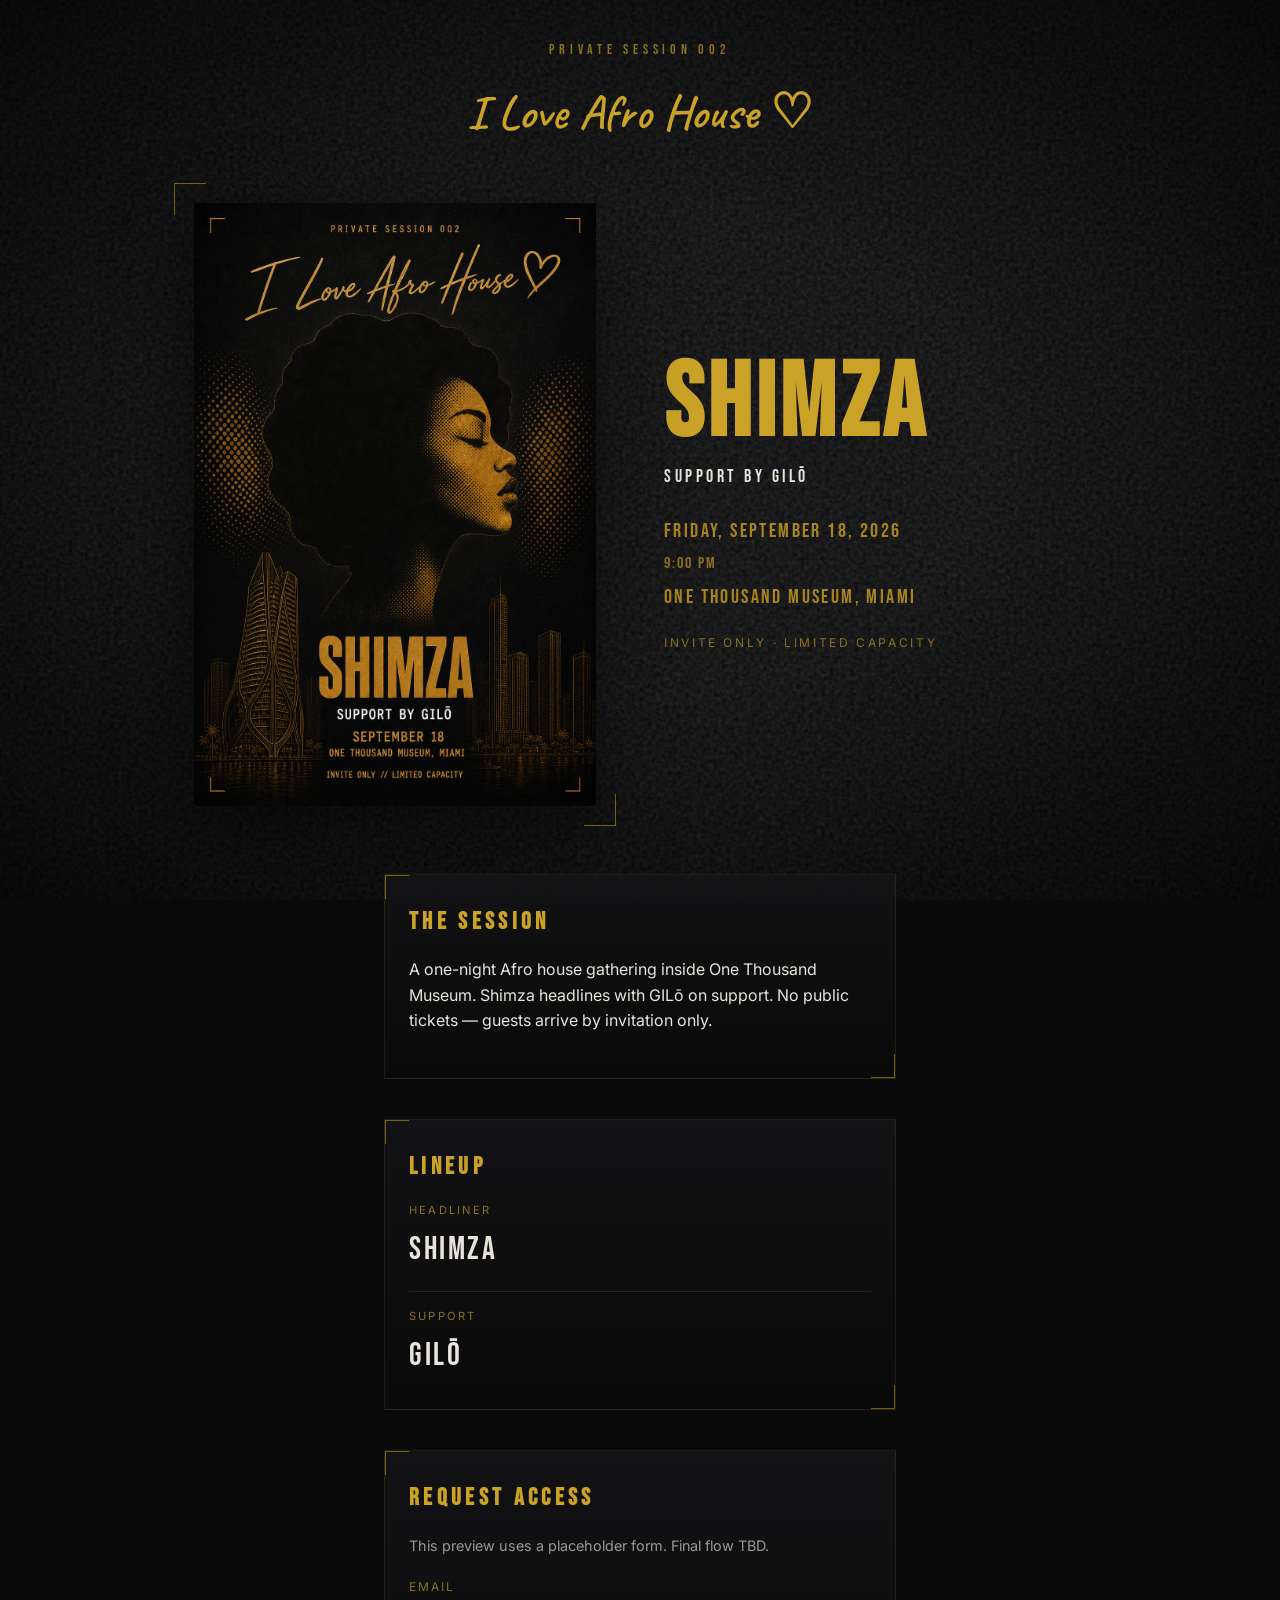
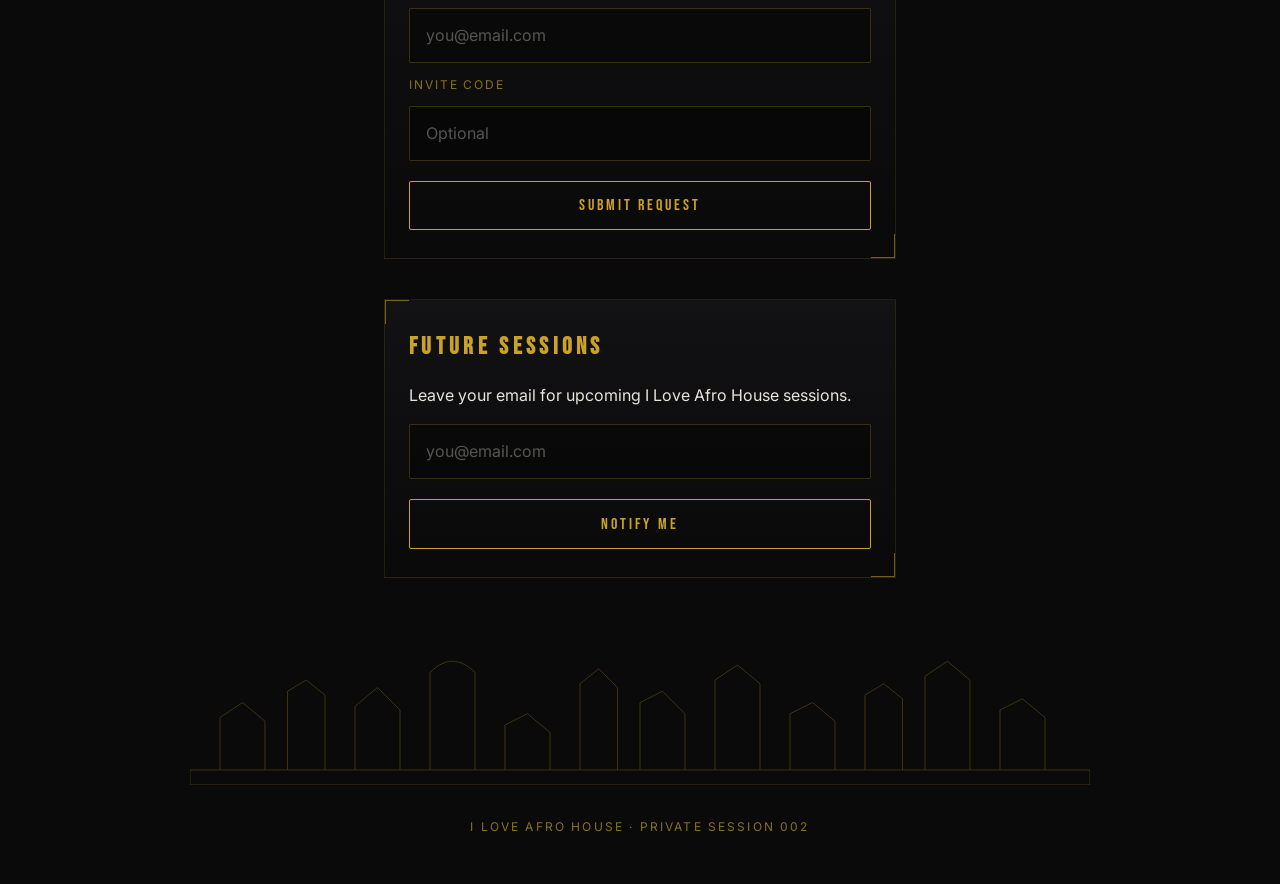
<file: site/index.html>
<!DOCTYPE html>
<html lang="en">
  <head>
    <meta charset="UTF-8" />
    <meta name="viewport" content="width=device-width, initial-scale=1.0" />
    <title>I Love Afro House — Private Session 002</title>
    <meta
      name="description"
      content="Invite-only Afro house session with Shimza at One Thousand Museum, Miami Beach. Friday, September 18, 2026."
    />
    <link rel="preconnect" href="https://fonts.googleapis.com" />
    <link rel="preconnect" href="https://fonts.gstatic.com" crossorigin />
    <link
      href="https://fonts.googleapis.com/css2?family=Bebas+Neue&family=Caveat:wght@500;600&family=Inter:wght@400;500&display=swap"
      rel="stylesheet"
    />
    <link rel="stylesheet" href="styles.css" />
  </head>
  <body>
    <div class="grain" aria-hidden="true"></div>
    <div class="vignette" aria-hidden="true"></div>

    <header class="site-header">
      <p class="session-label">Private Session 002</p>
      <p class="lockup">I Love Afro House <span aria-hidden="true">♡</span></p>
    </header>

    <main>
      <section class="hero" aria-labelledby="hero-heading">
        <div class="frame frame--hero">
          <img
            src="assets/flyer-dark-luxury.png"
            alt="Private Session 002 flyer featuring Shimza at One Thousand Museum, Miami"
            class="hero-flyer"
          />
        </div>

        <div class="hero-copy">
          <h1 id="hero-heading" class="headliner">Shimza</h1>
          <p class="support">Support by GIL&#333;</p>
          <div class="event-meta">
            <p class="date">Friday, September 18, 2026</p>
            <p class="time">9:00 pm</p>
            <p class="venue">One Thousand Museum, Miami</p>
          </div>
          <p class="access">Invite only · Limited capacity</p>
        </div>
      </section>

      <section class="details" aria-labelledby="details-heading">
        <div class="frame frame--section">
          <h2 id="details-heading">The session</h2>
          <p>
            A one-night Afro house gathering inside One Thousand Museum. Shimza
            headlines with GIL&#333; on support. No public tickets — guests
            arrive by invitation only.
          </p>
        </div>
      </section>

      <section class="lineup" aria-labelledby="lineup-heading">
        <div class="frame frame--section">
          <h2 id="lineup-heading">Lineup</h2>
          <ul class="lineup-list">
            <li>
              <span class="role">Headliner</span>
              <span class="artist">Shimza</span>
            </li>
            <li>
              <span class="role">Support</span>
              <span class="artist">GIL&#333;</span>
            </li>
          </ul>
        </div>
      </section>

      <section class="rsvp" aria-labelledby="rsvp-heading">
        <div class="frame frame--section">
          <h2 id="rsvp-heading">Request access</h2>
          <p class="rsvp-note">
            <!-- TODO: Confirm RSVP flow — invite code, form, or external guest list tool. -->
            This preview uses a placeholder form. Final flow TBD.
          </p>
          <form class="rsvp-form" action="#" method="post">
            <label for="email">Email</label>
            <input
              id="email"
              name="email"
              type="email"
              autocomplete="email"
              placeholder="you@email.com"
              required
            />
            <label for="invite-code">Invite code</label>
            <input
              id="invite-code"
              name="invite-code"
              type="text"
              placeholder="Optional"
              autocomplete="off"
            />
            <button type="submit">Submit request</button>
          </form>
        </div>
      </section>

      <section class="notify" aria-labelledby="notify-heading">
        <div class="frame frame--section">
          <h2 id="notify-heading">Future sessions</h2>
          <p>Leave your email for upcoming I Love Afro House sessions.</p>
          <form class="notify-form" action="#" method="post">
            <label class="sr-only" for="notify-email">Email for future sessions</label>
            <input
              id="notify-email"
              name="notify-email"
              type="email"
              placeholder="you@email.com"
              required
            />
            <button type="submit">Notify me</button>
          </form>
        </div>
      </section>
    </main>

    <footer class="site-footer">
      <svg
        class="skyline"
        viewBox="0 0 1200 180"
        preserveAspectRatio="xMidYMax meet"
        aria-hidden="true"
      >
        <path
          d="M0 160 H1200 V180 H0 Z M40 160 V90 L70 70 L100 95 V160 M130 160 V55 L155 40 L180 60 V160 M220 160 V75 L250 50 L280 80 V160 M320 160 V30 C340 10 360 10 380 30 V160 M420 160 V100 L450 85 L480 110 V160 M520 160 V45 L545 25 L570 50 V160 M600 160 V70 L630 55 L660 85 V160 M700 160 V40 L730 20 L760 45 V160 M800 160 V85 L830 70 L860 95 V160 M900 160 V60 L925 45 L950 65 V160 M980 160 V35 L1010 15 L1040 40 V160 M1080 160 V80 L1110 65 L1140 90 V160"
          fill="none"
          stroke="currentColor"
          stroke-width="1.2"
        />
      </svg>
      <p>I Love Afro House · Private Session 002</p>
    </footer>
  </body>
</html>
</file>
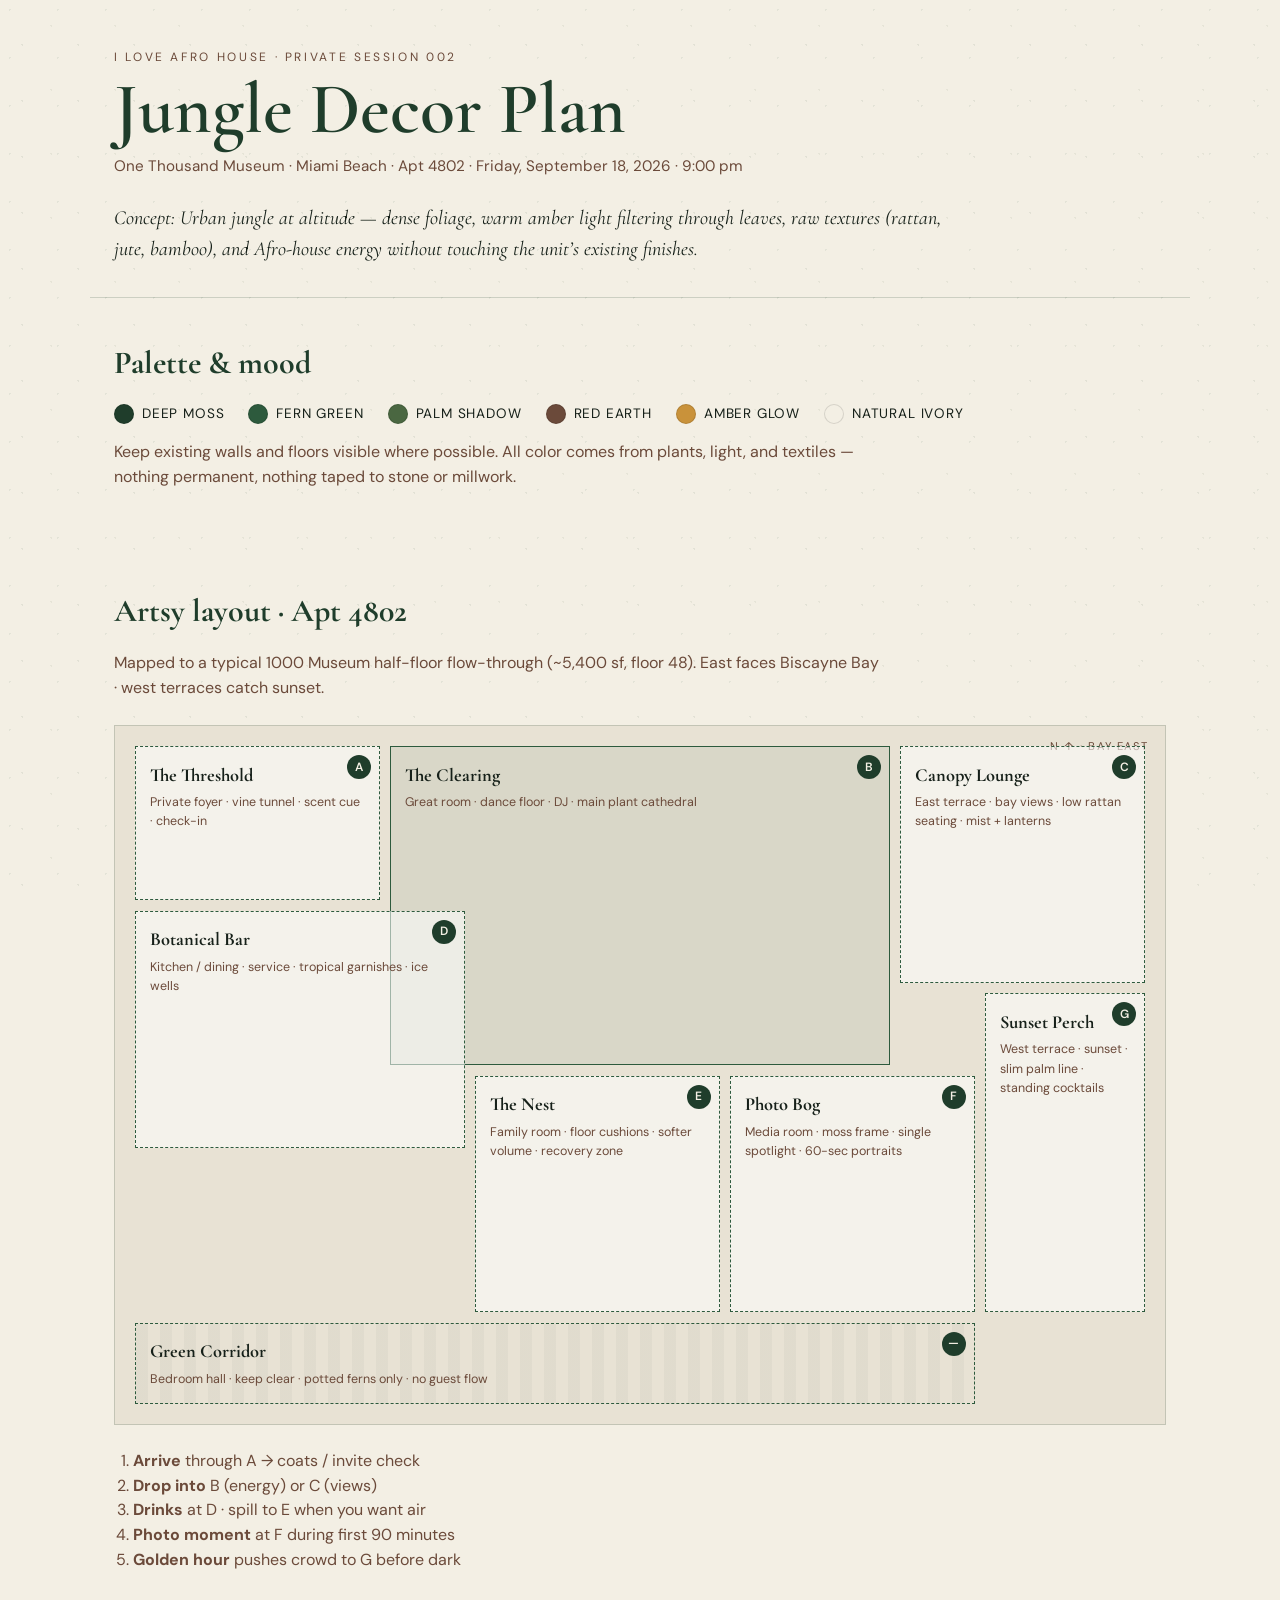
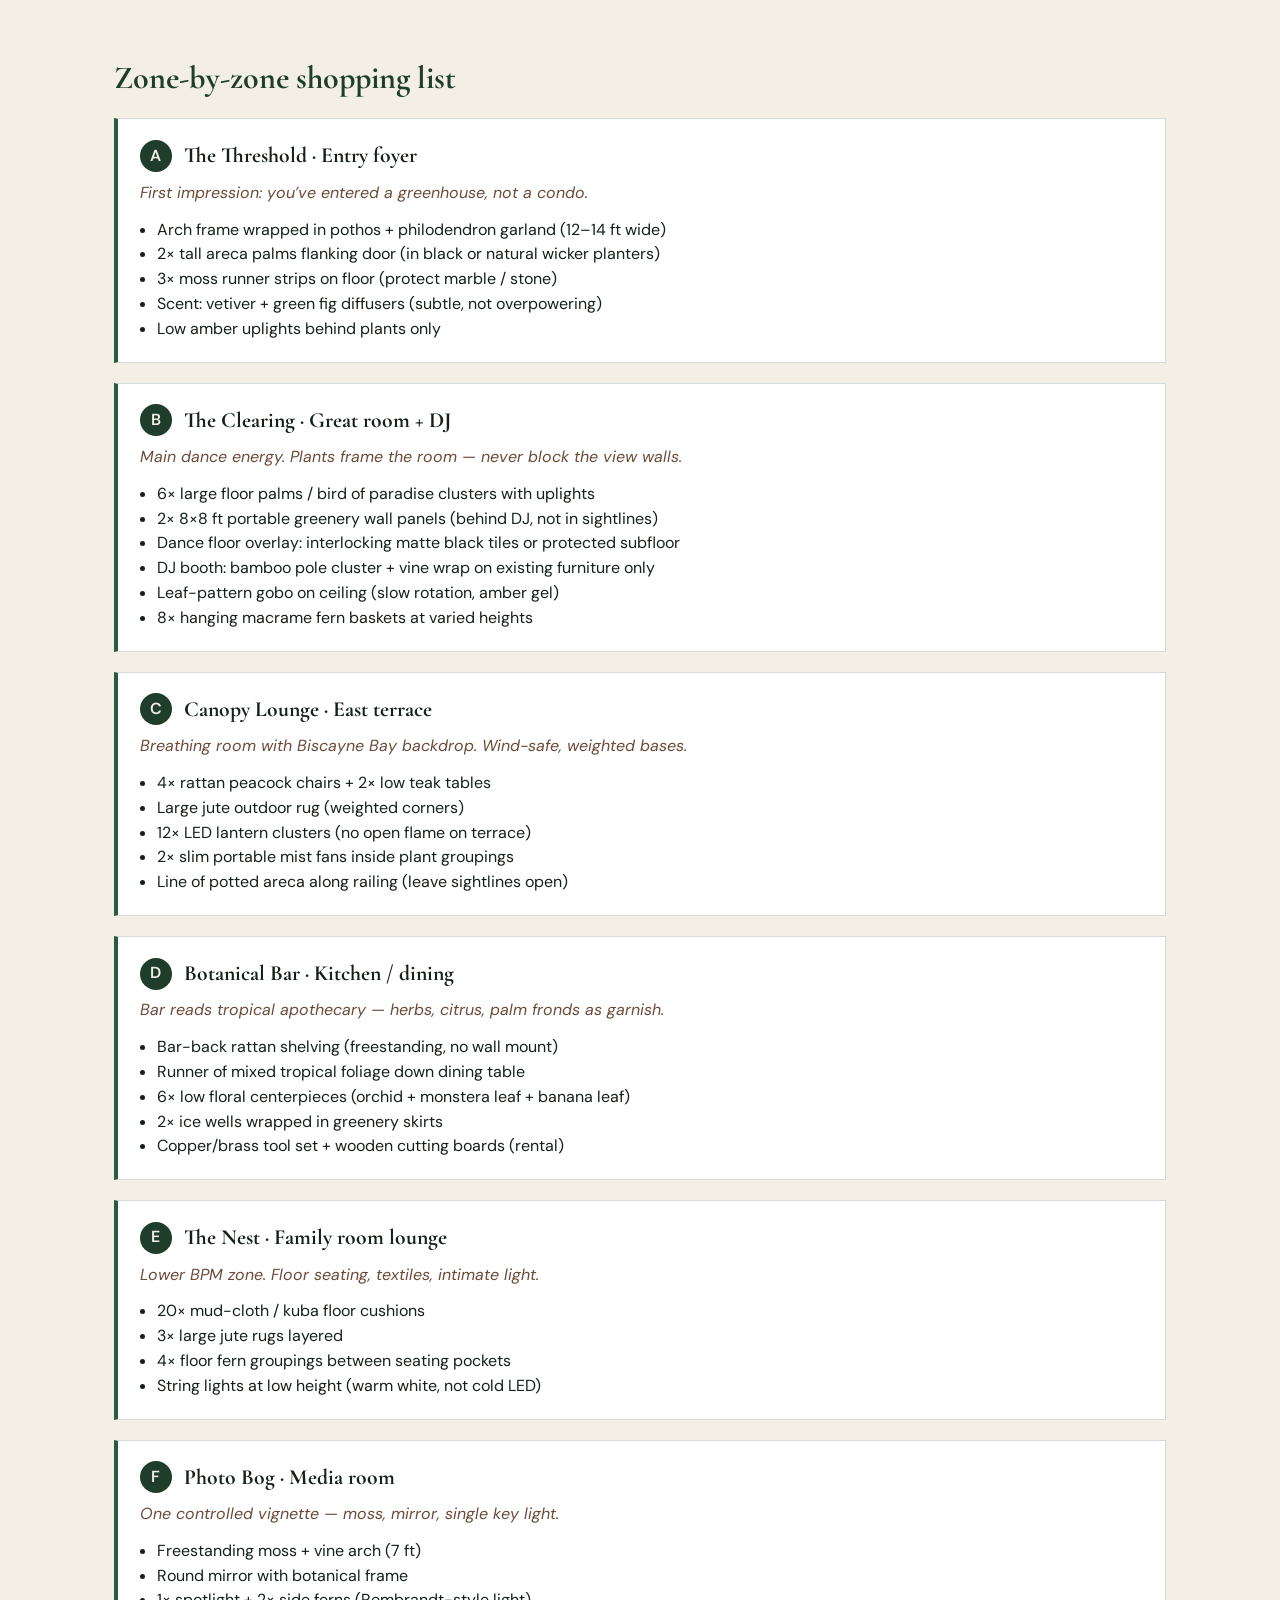
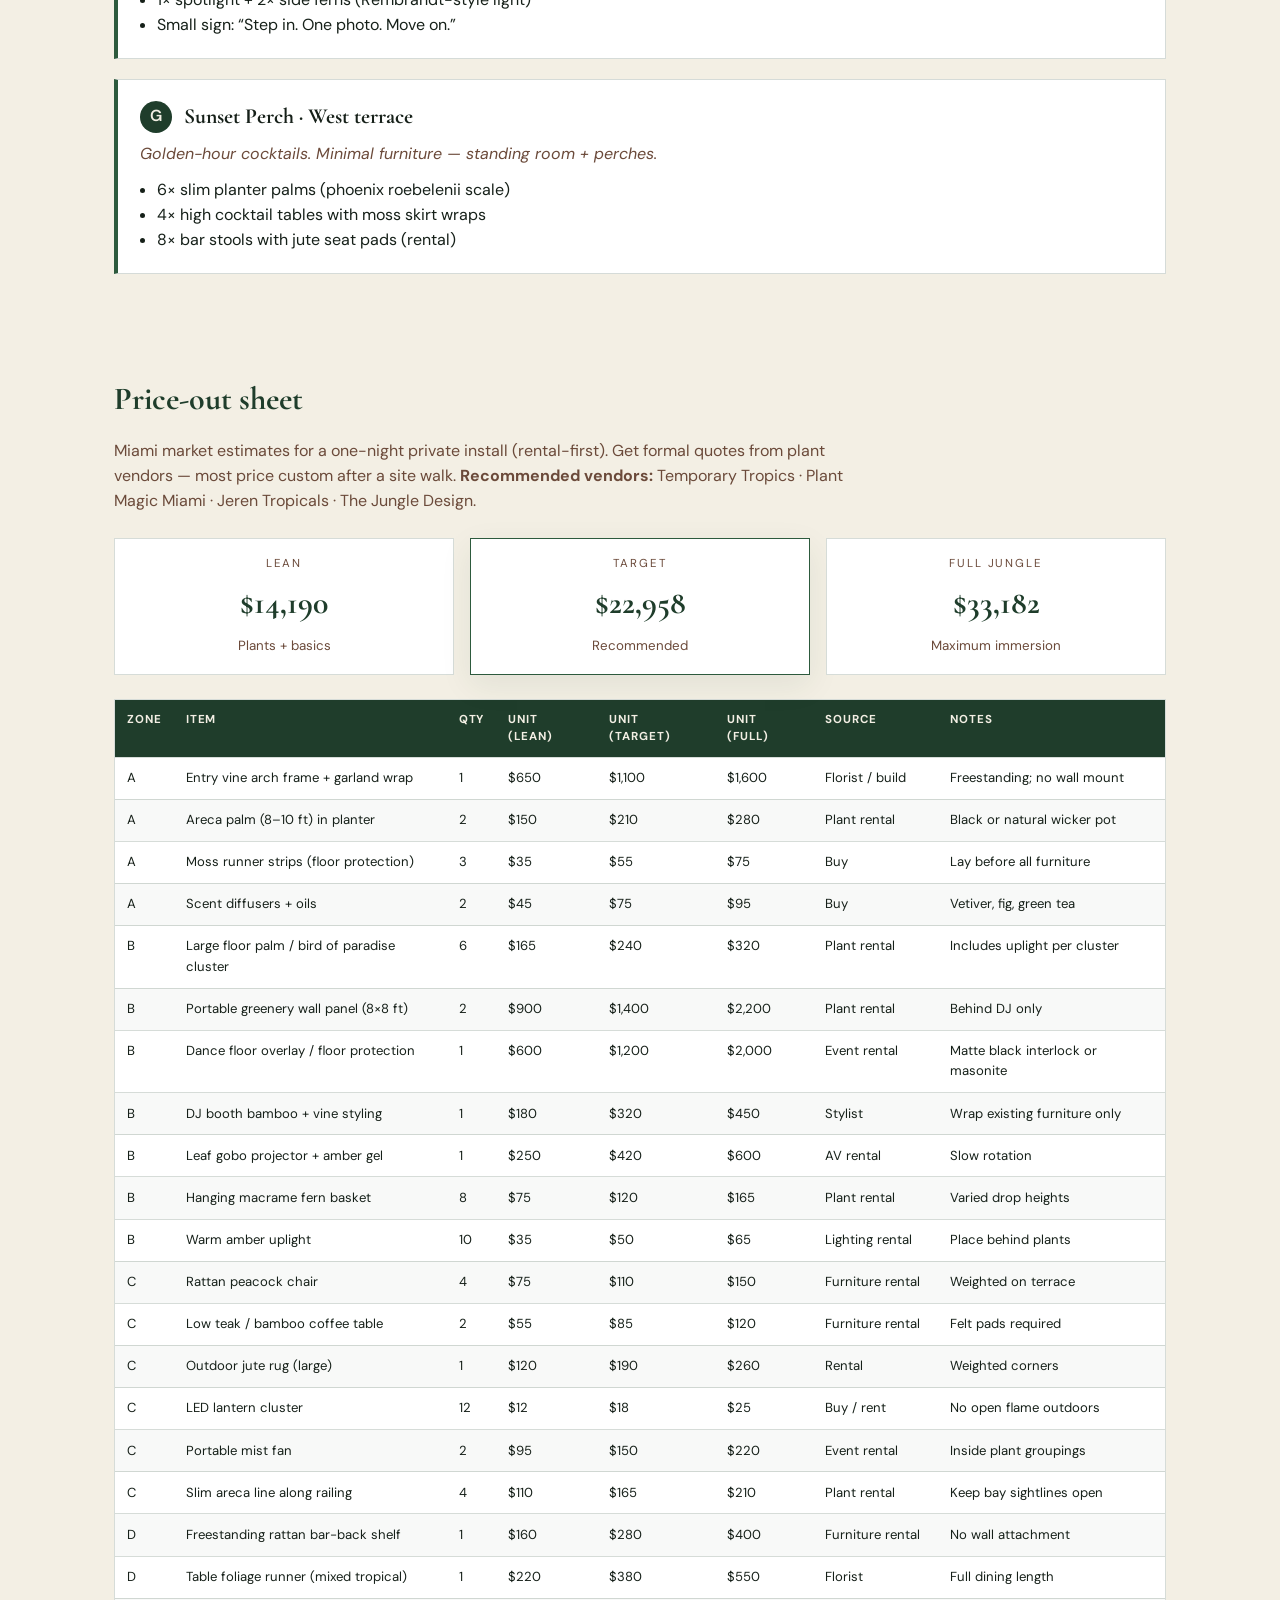
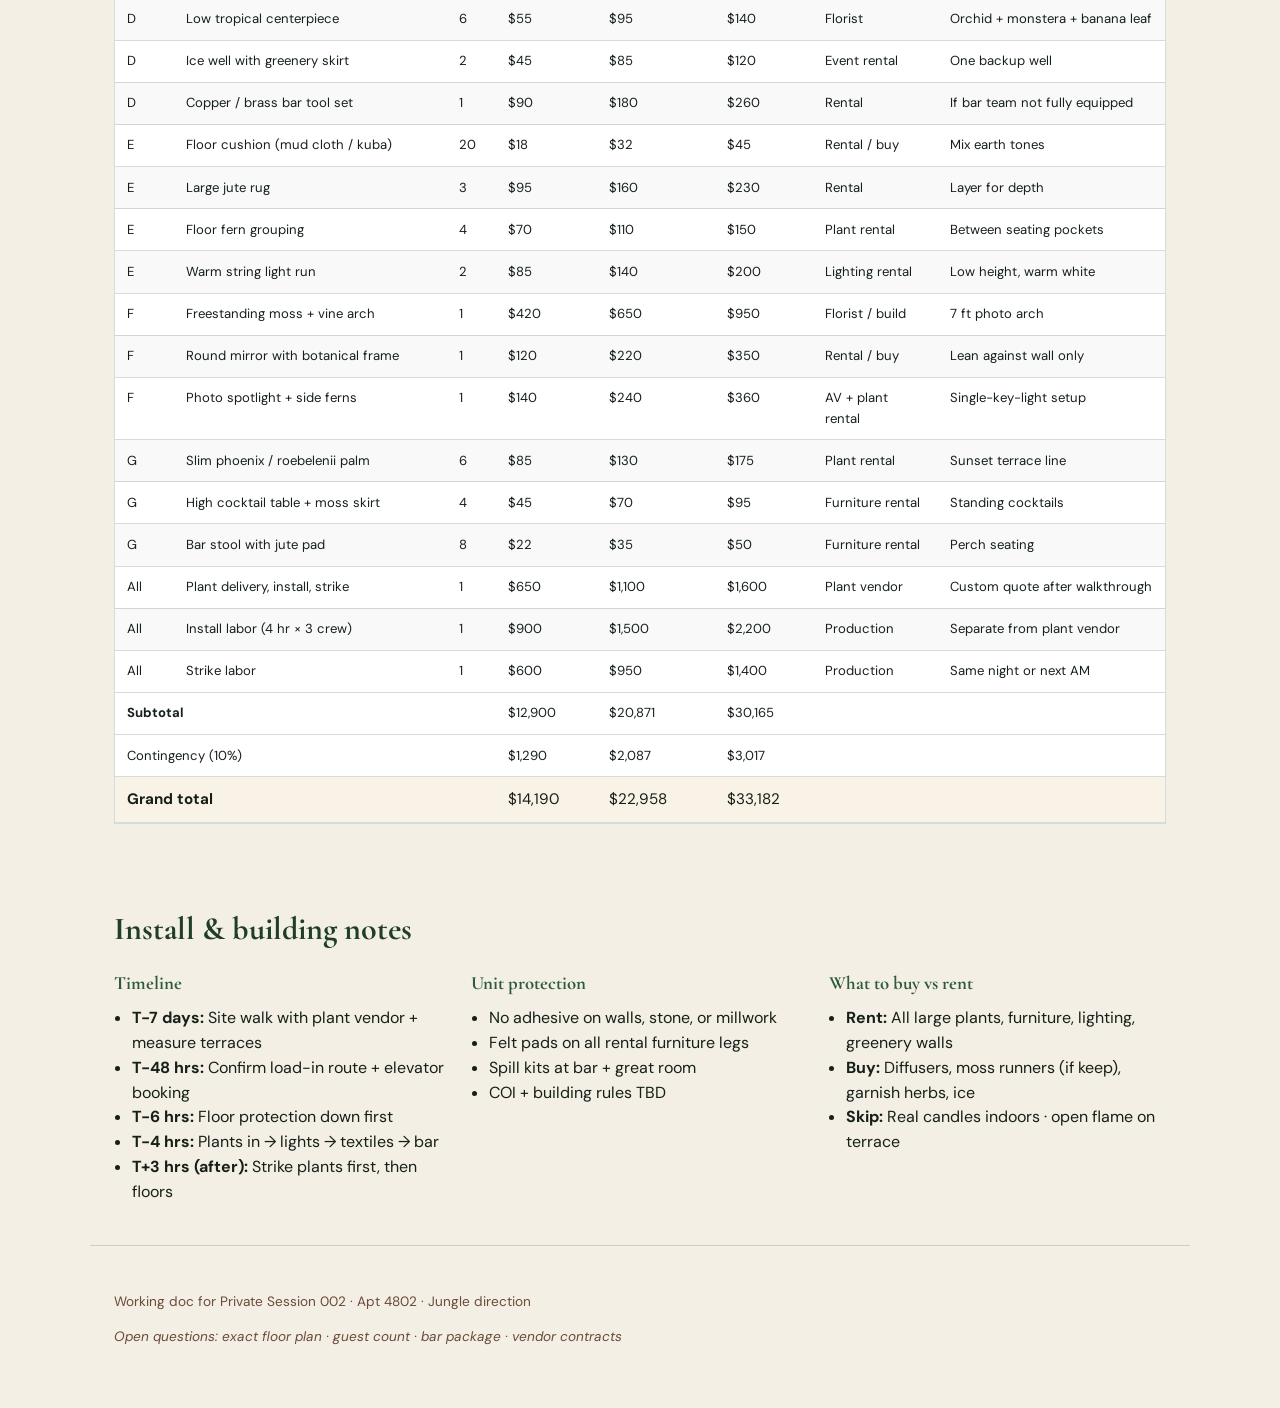
<file: planning/jungle-decor-layout.html>
<!DOCTYPE html>
<html lang="en">
  <head>
    <meta charset="UTF-8" />
    <meta name="viewport" content="width=device-width, initial-scale=1.0" />
    <title>Private Session 002 — Jungle Decor Plan · Apt 4802</title>
    <link rel="preconnect" href="https://fonts.googleapis.com" />
    <link rel="preconnect" href="https://fonts.gstatic.com" crossorigin />
    <link
      href="https://fonts.googleapis.com/css2?family=Cormorant+Garamond:ital,wght@0,500;0,600;1,500&family=DM+Sans:wght@400;500;600&display=swap"
      rel="stylesheet"
    />
    <link rel="stylesheet" href="jungle-decor-layout.css" />
  </head>
  <body>
    <div class="leaf-pattern" aria-hidden="true"></div>

    <header class="masthead">
      <p class="eyebrow">I Love Afro House · Private Session 002</p>
      <h1>Jungle Decor Plan</h1>
      <p class="subtitle">
        One Thousand Museum · Miami Beach · Apt 4802 · Friday, September 18, 2026 · 9:00 pm
      </p>
      <p class="concept">
        <!-- TODO: Confirm exact unit layout and terrace access with host before final install. -->
        Concept: <em>Urban jungle at altitude</em> — dense foliage, warm amber light filtering
        through leaves, raw textures (rattan, jute, bamboo), and Afro-house energy without
        touching the unit’s existing finishes.
      </p>
    </header>

    <section class="palette" aria-labelledby="palette-heading">
      <h2 id="palette-heading">Palette &amp; mood</h2>
      <ul class="swatches">
        <li><span class="chip chip--moss"></span>Deep moss</li>
        <li><span class="chip chip--fern"></span>Fern green</li>
        <li><span class="chip chip--palm"></span>Palm shadow</li>
        <li><span class="chip chip--earth"></span>Red earth</li>
        <li><span class="chip chip--amber"></span>Amber glow</li>
        <li><span class="chip chip--ivory"></span>Natural ivory</li>
      </ul>
      <p class="palette-note">
        Keep existing walls and floors visible where possible. All color comes from plants,
        light, and textiles — nothing permanent, nothing taped to stone or millwork.
      </p>
    </section>

    <section class="layout" aria-labelledby="layout-heading">
      <h2 id="layout-heading">Artsy layout · Apt 4802</h2>
      <p class="layout-note">
        Mapped to a typical 1000 Museum half-floor flow-through (~5,400 sf, floor 48).
        <!-- TODO: Replace zone sizes once you have a floor plan or walkthrough measurements. -->
        East faces Biscayne Bay · west terraces catch sunset.
      </p>

      <div class="floorplan">
        <div class="floorplan__compass">N ↑ · Bay east</div>

        <div class="zone zone--entry" data-zone="A">
          <span class="zone__tag">A</span>
          <h3>The Threshold</h3>
          <p>Private foyer · vine tunnel · scent cue · check-in</p>
        </div>

        <div class="zone zone--great" data-zone="B">
          <span class="zone__tag">B</span>
          <h3>The Clearing</h3>
          <p>Great room · dance floor · DJ · main plant cathedral</p>
        </div>

        <div class="zone zone--terrace-east" data-zone="C">
          <span class="zone__tag">C</span>
          <h3>Canopy Lounge</h3>
          <p>East terrace · bay views · low rattan seating · mist + lanterns</p>
        </div>

        <div class="zone zone--bar" data-zone="D">
          <span class="zone__tag">D</span>
          <h3>Botanical Bar</h3>
          <p>Kitchen / dining · service · tropical garnishes · ice wells</p>
        </div>

        <div class="zone zone--nest" data-zone="E">
          <span class="zone__tag">E</span>
          <h3>The Nest</h3>
          <p>Family room · floor cushions · softer volume · recovery zone</p>
        </div>

        <div class="zone zone--den" data-zone="F">
          <span class="zone__tag">F</span>
          <h3>Photo Bog</h3>
          <p>Media room · moss frame · single spotlight · 60-sec portraits</p>
        </div>

        <div class="zone zone--terrace-west" data-zone="G">
          <span class="zone__tag">G</span>
          <h3>Sunset Perch</h3>
          <p>West terrace · sunset · slim palm line · standing cocktails</p>
        </div>

        <div class="zone zone--corridor" data-zone="—">
          <span class="zone__tag">—</span>
          <h3>Green Corridor</h3>
          <p>Bedroom hall · keep clear · potted ferns only · no guest flow</p>
        </div>
      </div>

      <ol class="flow">
        <li><strong>Arrive</strong> through A → coats / invite check</li>
        <li><strong>Drop into</strong> B (energy) or C (views)</li>
        <li><strong>Drinks</strong> at D · spill to E when you want air</li>
        <li><strong>Photo moment</strong> at F during first 90 minutes</li>
        <li><strong>Golden hour</strong> pushes crowd to G before dark</li>
      </ol>
    </section>

    <section class="zones-detail" aria-labelledby="zones-heading">
      <h2 id="zones-heading">Zone-by-zone shopping list</h2>

      <article class="zone-card">
        <header><span>A</span><h3>The Threshold · Entry foyer</h3></header>
        <p class="intent">First impression: you’ve entered a greenhouse, not a condo.</p>
        <ul>
          <li>Arch frame wrapped in pothos + philodendron garland (12–14 ft wide)</li>
          <li>2× tall areca palms flanking door (in black or natural wicker planters)</li>
          <li>3× moss runner strips on floor (protect marble / stone)</li>
          <li>Scent: vetiver + green fig diffusers (subtle, not overpowering)</li>
          <li>Low amber uplights behind plants only</li>
        </ul>
      </article>

      <article class="zone-card">
        <header><span>B</span><h3>The Clearing · Great room + DJ</h3></header>
        <p class="intent">Main dance energy. Plants frame the room — never block the view walls.</p>
        <ul>
          <li>6× large floor palms / bird of paradise clusters with uplights</li>
          <li>2× 8×8 ft portable greenery wall panels (behind DJ, not in sightlines)</li>
          <li>Dance floor overlay: interlocking matte black tiles or protected subfloor</li>
          <li>DJ booth: bamboo pole cluster + vine wrap on existing furniture only</li>
          <li>Leaf-pattern gobo on ceiling (slow rotation, amber gel)</li>
          <li>8× hanging macrame fern baskets at varied heights</li>
        </ul>
      </article>

      <article class="zone-card">
        <header><span>C</span><h3>Canopy Lounge · East terrace</h3></header>
        <p class="intent">Breathing room with Biscayne Bay backdrop. Wind-safe, weighted bases.</p>
        <ul>
          <li>4× rattan peacock chairs + 2× low teak tables</li>
          <li>Large jute outdoor rug (weighted corners)</li>
          <li>12× LED lantern clusters (no open flame on terrace)</li>
          <li>2× slim portable mist fans inside plant groupings</li>
          <li>Line of potted areca along railing (leave sightlines open)</li>
        </ul>
      </article>

      <article class="zone-card">
        <header><span>D</span><h3>Botanical Bar · Kitchen / dining</h3></header>
        <p class="intent">Bar reads tropical apothecary — herbs, citrus, palm fronds as garnish.</p>
        <ul>
          <li>Bar-back rattan shelving (freestanding, no wall mount)</li>
          <li>Runner of mixed tropical foliage down dining table</li>
          <li>6× low floral centerpieces (orchid + monstera leaf + banana leaf)</li>
          <li>2× ice wells wrapped in greenery skirts</li>
          <li>Copper/brass tool set + wooden cutting boards (rental)</li>
        </ul>
      </article>

      <article class="zone-card">
        <header><span>E</span><h3>The Nest · Family room lounge</h3></header>
        <p class="intent">Lower BPM zone. Floor seating, textiles, intimate light.</p>
        <ul>
          <li>20× mud-cloth / kuba floor cushions</li>
          <li>3× large jute rugs layered</li>
          <li>4× floor fern groupings between seating pockets</li>
          <li>String lights at low height (warm white, not cold LED)</li>
        </ul>
      </article>

      <article class="zone-card">
        <header><span>F</span><h3>Photo Bog · Media room</h3></header>
        <p class="intent">One controlled vignette — moss, mirror, single key light.</p>
        <ul>
          <li>Freestanding moss + vine arch (7 ft)</li>
          <li>Round mirror with botanical frame</li>
          <li>1× spotlight + 2× side ferns (Rembrandt-style light)</li>
          <li>Small sign: “Step in. One photo. Move on.”</li>
        </ul>
      </article>

      <article class="zone-card">
        <header><span>G</span><h3>Sunset Perch · West terrace</h3></header>
        <p class="intent">Golden-hour cocktails. Minimal furniture — standing room + perches.</p>
        <ul>
          <li>6× slim planter palms (phoenix roebelenii scale)</li>
          <li>4× high cocktail tables with moss skirt wraps</li>
          <li>8× bar stools with jute seat pads (rental)</li>
        </ul>
      </article>
    </section>

    <section class="budget" aria-labelledby="budget-heading">
      <h2 id="budget-heading">Price-out sheet</h2>
      <p class="budget-note">
        Miami market estimates for a one-night private install (rental-first). Get formal quotes
        from plant vendors — most price custom after a site walk.
        <strong>Recommended vendors:</strong>
        Temporary Tropics · Plant Magic Miami · Jeren Tropicals · The Jungle Design.
      </p>

      <div class="budget-summary">
        <div class="summary-card">
          <span>Lean</span>
          <strong id="total-lean">$0</strong>
          <small>Plants + basics</small>
        </div>
        <div class="summary-card summary-card--focus">
          <span>Target</span>
          <strong id="total-target">$0</strong>
          <small>Recommended</small>
        </div>
        <div class="summary-card">
          <span>Full jungle</span>
          <strong id="total-full">$0</strong>
          <small>Maximum immersion</small>
        </div>
      </div>

      <div class="table-wrap">
        <table id="budget-table">
          <thead>
            <tr>
              <th>Zone</th>
              <th>Item</th>
              <th>Qty</th>
              <th>Unit (lean)</th>
              <th>Unit (target)</th>
              <th>Unit (full)</th>
              <th>Source</th>
              <th>Notes</th>
            </tr>
          </thead>
          <tbody></tbody>
          <tfoot>
            <tr>
              <td colspan="3"><strong>Subtotal</strong></td>
              <td id="foot-lean"></td>
              <td id="foot-target"></td>
              <td id="foot-full"></td>
              <td colspan="2"></td>
            </tr>
            <tr>
              <td colspan="3">Contingency (10%)</td>
              <td id="cont-lean"></td>
              <td id="cont-target"></td>
              <td id="cont-full"></td>
              <td colspan="2"></td>
            </tr>
            <tr class="grand">
              <td colspan="3"><strong>Grand total</strong></td>
              <td id="grand-lean"></td>
              <td id="grand-target"></td>
              <td id="grand-full"></td>
              <td colspan="2"></td>
            </tr>
          </tfoot>
        </table>
      </div>
    </section>

    <section class="logistics" aria-labelledby="logistics-heading">
      <h2 id="logistics-heading">Install &amp; building notes</h2>
      <div class="logistics-grid">
        <div>
          <h3>Timeline</h3>
          <ul>
            <li><strong>T-7 days:</strong> Site walk with plant vendor + measure terraces</li>
            <li><strong>T-48 hrs:</strong> Confirm load-in route + elevator booking</li>
            <li><strong>T-6 hrs:</strong> Floor protection down first</li>
            <li><strong>T-4 hrs:</strong> Plants in → lights → textiles → bar</li>
            <li><strong>T+3 hrs (after):</strong> Strike plants first, then floors</li>
          </ul>
        </div>
        <div>
          <h3>Unit protection</h3>
          <ul>
            <li>No adhesive on walls, stone, or millwork</li>
            <li>Felt pads on all rental furniture legs</li>
            <li>Spill kits at bar + great room</li>
            <li><!-- TODO: Confirm building COI requirements and load-in hours. --> COI + building rules TBD</li>
          </ul>
        </div>
        <div>
          <h3>What to buy vs rent</h3>
          <ul>
            <li><strong>Rent:</strong> All large plants, furniture, lighting, greenery walls</li>
            <li><strong>Buy:</strong> Diffusers, moss runners (if keep), garnish herbs, ice</li>
            <li><strong>Skip:</strong> Real candles indoors · open flame on terrace</li>
          </ul>
        </div>
      </div>
    </section>

    <footer class="plan-footer">
      <p>Working doc for Private Session 002 · Apt 4802 · Jungle direction</p>
      <p class="todo">Open questions: exact floor plan · guest count · bar package · vendor contracts</p>
    </footer>

    <script src="jungle-decor-budget.js"></script>
  </body>
</html>
</file>
<file: site/styles.css>
:root {
  --black: #0a0a0b;
  --charcoal: #141416;
  --gold: #c9a227;
  --gold-soft: #a8841f;
  --gold-muted: #8a7020;
  --white-soft: #e8e4dc;
  --frame: rgba(201, 162, 39, 0.55);
}

*,
*::before,
*::after {
  box-sizing: border-box;
}

html {
  scroll-behavior: smooth;
}

body {
  margin: 0;
  min-height: 100vh;
  background: var(--black);
  color: var(--white-soft);
  font-family: "Inter", system-ui, sans-serif;
  font-size: 1rem;
  line-height: 1.6;
}

.grain {
  position: fixed;
  inset: 0;
  pointer-events: none;
  opacity: 0.35;
  background-image: url("data:image/svg+xml,%3Csvg viewBox='0 0 256 256' xmlns='http://www.w3.org/2000/svg'%3E%3Cfilter id='n'%3E%3CfeTurbulence type='fractalNoise' baseFrequency='0.85' numOctaves='4' stitchTiles='stitch'/%3E%3C/filter%3E%3Crect width='100%25' height='100%25' filter='url(%23n)' opacity='0.5'/%3E%3C/svg%3E");
  z-index: 1;
}

.vignette {
  position: fixed;
  inset: 0;
  pointer-events: none;
  background: radial-gradient(ellipse at center, transparent 40%, rgba(0, 0, 0, 0.65) 100%);
  z-index: 1;
}

.site-header,
main,
.site-footer {
  position: relative;
  z-index: 2;
}

.site-header {
  padding: 2.5rem 1.5rem 1rem;
  text-align: center;
}

.session-label {
  margin: 0;
  font-family: "Bebas Neue", sans-serif;
  font-size: 0.85rem;
  letter-spacing: 0.35em;
  color: var(--gold-muted);
}

.lockup {
  margin: 0.75rem 0 0;
  font-family: "Caveat", cursive;
  font-size: clamp(2rem, 6vw, 3rem);
  font-weight: 600;
  color: var(--gold);
}

.hero {
  display: grid;
  gap: 2.5rem;
  padding: 1rem 1.5rem 3rem;
  max-width: 720px;
  margin: 0 auto;
}

.frame {
  position: relative;
  padding: 1.25rem;
}

.frame::before,
.frame::after {
  content: "";
  position: absolute;
  width: 1.5rem;
  height: 1.5rem;
  border-color: var(--frame);
  border-style: solid;
}

.frame::before {
  top: 0;
  left: 0;
  border-width: 1px 0 0 1px;
}

.frame::after {
  bottom: 0;
  right: 0;
  border-width: 0 1px 1px 0;
}

.frame--hero::before,
.frame--hero::after {
  width: 2rem;
  height: 2rem;
}

.frame--section {
  background: linear-gradient(180deg, rgba(20, 20, 22, 0.9), rgba(10, 10, 11, 0.95));
  border: 1px solid rgba(201, 162, 39, 0.12);
  padding: 1.75rem 1.5rem;
}

.hero-flyer {
  display: block;
  width: 100%;
  max-width: 420px;
  margin: 0 auto;
  border-radius: 2px;
  box-shadow: 0 24px 80px rgba(0, 0, 0, 0.55);
}

.hero-copy {
  text-align: center;
}

.headliner {
  margin: 0;
  font-family: "Bebas Neue", sans-serif;
  font-size: clamp(4rem, 16vw, 6.5rem);
  line-height: 0.95;
  letter-spacing: 0.04em;
  color: var(--gold);
}

.support {
  margin: 0.5rem 0 1.5rem;
  font-family: "Bebas Neue", sans-serif;
  font-size: 1.1rem;
  letter-spacing: 0.2em;
  color: var(--white-soft);
}

.event-meta {
  display: grid;
  gap: 0.25rem;
  margin-bottom: 1.25rem;
}

.date,
.time,
.venue {
  margin: 0;
  font-family: "Bebas Neue", sans-serif;
  letter-spacing: 0.12em;
}

.date,
.venue {
  color: var(--gold-soft);
  font-size: 1.25rem;
}

.time {
  color: var(--gold-muted);
  font-size: 1rem;
}

.access {
  margin: 0;
  font-size: 0.75rem;
  letter-spacing: 0.22em;
  text-transform: uppercase;
  color: var(--gold-muted);
}

.details,
.lineup,
.rsvp,
.notify {
  max-width: 720px;
  margin: 0 auto;
  padding: 0 1.5rem 2.5rem;
}

h2 {
  margin: 0 0 1rem;
  font-family: "Bebas Neue", sans-serif;
  font-size: 1.5rem;
  letter-spacing: 0.18em;
  color: var(--gold);
}

.lineup-list {
  list-style: none;
  margin: 0;
  padding: 0;
  display: grid;
  gap: 1rem;
}

.lineup-list li {
  display: grid;
  gap: 0.25rem;
  padding-bottom: 1rem;
  border-bottom: 1px solid rgba(201, 162, 39, 0.15);
}

.lineup-list li:last-child {
  border-bottom: 0;
  padding-bottom: 0;
}

.role {
  font-size: 0.7rem;
  letter-spacing: 0.2em;
  text-transform: uppercase;
  color: var(--gold-muted);
}

.artist {
  font-family: "Bebas Neue", sans-serif;
  font-size: 2rem;
  letter-spacing: 0.08em;
  color: var(--white-soft);
}

.rsvp-note {
  margin: 0 0 1.25rem;
  font-size: 0.9rem;
  color: rgba(232, 228, 220, 0.65);
}

.rsvp-form,
.notify-form {
  display: grid;
  gap: 0.75rem;
}

label {
  font-size: 0.75rem;
  letter-spacing: 0.16em;
  text-transform: uppercase;
  color: var(--gold-muted);
}

input {
  width: 100%;
  padding: 0.85rem 1rem;
  border: 1px solid rgba(201, 162, 39, 0.25);
  border-radius: 2px;
  background: rgba(0, 0, 0, 0.35);
  color: var(--white-soft);
  font: inherit;
}

input::placeholder {
  color: rgba(232, 228, 220, 0.35);
}

input:focus {
  outline: none;
  border-color: var(--gold);
  box-shadow: 0 0 0 1px rgba(201, 162, 39, 0.35);
}

button {
  margin-top: 0.5rem;
  padding: 0.9rem 1.25rem;
  border: 1px solid var(--gold);
  border-radius: 2px;
  background: transparent;
  color: var(--gold);
  font-family: "Bebas Neue", sans-serif;
  font-size: 1rem;
  letter-spacing: 0.18em;
  cursor: pointer;
  transition: background 0.2s ease, color 0.2s ease;
}

button:hover {
  background: var(--gold);
  color: var(--black);
}

.site-footer {
  padding: 2rem 1.5rem 3rem;
  text-align: center;
}

.skyline {
  width: min(100%, 900px);
  height: auto;
  margin: 0 auto 1.5rem;
  color: var(--gold-muted);
  opacity: 0.45;
}

.site-footer p {
  margin: 0;
  font-size: 0.75rem;
  letter-spacing: 0.18em;
  text-transform: uppercase;
  color: var(--gold-muted);
}

.sr-only {
  position: absolute;
  width: 1px;
  height: 1px;
  padding: 0;
  margin: -1px;
  overflow: hidden;
  clip: rect(0, 0, 0, 0);
  white-space: nowrap;
  border: 0;
}

@media (min-width: 768px) {
  .hero {
    grid-template-columns: 1fr 1fr;
    align-items: center;
    max-width: 980px;
    gap: 3rem;
  }

  .hero-copy {
    text-align: left;
  }

  .hero-flyer {
    max-width: none;
  }

  .details,
  .lineup,
  .rsvp,
  .notify {
    max-width: 560px;
  }
}
</file>
<file: planning/jungle-decor-layout.css>
:root {
  --moss: #1f3d2b;
  --fern: #2d5a3d;
  --palm: #4a6741;
  --earth: #6b4a3a;
  --amber: #c9923a;
  --ivory: #f3efe4;
  --ink: #162019;
  --paper: #e8e2d4;
  --line: rgba(31, 61, 43, 0.18);
}

* {
  box-sizing: border-box;
}

body {
  margin: 0;
  color: var(--ink);
  background: var(--ivory);
  font-family: "DM Sans", system-ui, sans-serif;
  line-height: 1.55;
}

.leaf-pattern {
  position: fixed;
  inset: 0;
  pointer-events: none;
  opacity: 0.08;
  background-image: radial-gradient(circle at 20% 20%, var(--fern) 0 1px, transparent 1px),
    radial-gradient(circle at 80% 40%, var(--palm) 0 1px, transparent 1px),
    radial-gradient(circle at 40% 80%, var(--moss) 0 1px, transparent 1px);
  background-size: 48px 48px, 64px 64px, 56px 56px;
}

.masthead,
section,
.plan-footer {
  position: relative;
  z-index: 1;
  max-width: 1100px;
  margin: 0 auto;
  padding: 0 1.5rem;
}

.masthead {
  padding-top: 3rem;
  padding-bottom: 2rem;
  border-bottom: 1px solid var(--line);
}

.eyebrow {
  margin: 0;
  font-size: 0.75rem;
  letter-spacing: 0.22em;
  text-transform: uppercase;
  color: var(--earth);
}

h1 {
  margin: 0.5rem 0;
  font-family: "Cormorant Garamond", Georgia, serif;
  font-size: clamp(2.8rem, 8vw, 4.5rem);
  font-weight: 600;
  line-height: 0.95;
  color: var(--moss);
}

.subtitle {
  margin: 0.75rem 0;
  font-size: 0.95rem;
  color: var(--earth);
}

.concept {
  max-width: 52rem;
  margin: 1.5rem 0 0;
  font-family: "Cormorant Garamond", Georgia, serif;
  font-size: 1.25rem;
  font-style: italic;
}

section {
  padding: 2.5rem 1.5rem;
}

h2 {
  margin: 0 0 1rem;
  font-family: "Cormorant Garamond", Georgia, serif;
  font-size: 2rem;
  color: var(--moss);
}

.swatches {
  display: flex;
  flex-wrap: wrap;
  gap: 1rem 1.5rem;
  list-style: none;
  margin: 0;
  padding: 0;
}

.swatches li {
  display: flex;
  align-items: center;
  gap: 0.5rem;
  font-size: 0.85rem;
  letter-spacing: 0.06em;
  text-transform: uppercase;
}

.chip {
  width: 1.25rem;
  height: 1.25rem;
  border-radius: 50%;
  border: 1px solid rgba(0, 0, 0, 0.12);
}

.chip--moss {
  background: var(--moss);
}
.chip--fern {
  background: var(--fern);
}
.chip--palm {
  background: var(--palm);
}
.chip--earth {
  background: var(--earth);
}
.chip--amber {
  background: var(--amber);
}
.chip--ivory {
  background: var(--ivory);
}

.palette-note,
.layout-note,
.budget-note {
  margin-top: 1rem;
  color: var(--earth);
  max-width: 48rem;
}

.floorplan {
  display: grid;
  grid-template-columns: repeat(12, 1fr);
  grid-template-rows: repeat(8, minmax(72px, auto));
  gap: 0.65rem;
  margin-top: 1.5rem;
  padding: 1.25rem;
  background: var(--paper);
  border: 1px solid var(--line);
  position: relative;
}

.floorplan__compass {
  position: absolute;
  top: 0.75rem;
  right: 1rem;
  font-size: 0.7rem;
  letter-spacing: 0.14em;
  text-transform: uppercase;
  color: var(--earth);
}

.zone {
  position: relative;
  padding: 0.85rem;
  border: 1.5px dashed var(--fern);
  background: rgba(255, 255, 255, 0.55);
  transition: transform 0.2s ease, box-shadow 0.2s ease;
}

.zone:hover {
  transform: translateY(-2px);
  box-shadow: 0 8px 24px rgba(31, 61, 43, 0.12);
}

.zone__tag {
  position: absolute;
  top: 0.5rem;
  right: 0.5rem;
  width: 1.5rem;
  height: 1.5rem;
  display: grid;
  place-items: center;
  border-radius: 50%;
  background: var(--moss);
  color: var(--ivory);
  font-size: 0.75rem;
  font-weight: 600;
}

.zone h3 {
  margin: 0 0 0.25rem;
  font-family: "Cormorant Garamond", Georgia, serif;
  font-size: 1.15rem;
}

.zone p {
  margin: 0;
  font-size: 0.78rem;
  color: var(--earth);
}

.zone--entry {
  grid-column: 1 / 4;
  grid-row: 1 / 3;
}

.zone--great {
  grid-column: 4 / 10;
  grid-row: 1 / 5;
  background: rgba(45, 90, 61, 0.08);
  border-style: solid;
}

.zone--terrace-east {
  grid-column: 10 / 13;
  grid-row: 1 / 4;
}

.zone--bar {
  grid-column: 1 / 5;
  grid-row: 3 / 6;
}

.zone--nest {
  grid-column: 5 / 8;
  grid-row: 5 / 8;
}

.zone--den {
  grid-column: 8 / 11;
  grid-row: 5 / 8;
}

.zone--terrace-west {
  grid-column: 11 / 13;
  grid-row: 4 / 8;
}

.zone--corridor {
  grid-column: 1 / 11;
  grid-row: 8 / 9;
  background: repeating-linear-gradient(
    90deg,
    rgba(31, 61, 43, 0.04),
    rgba(31, 61, 43, 0.04) 12px,
    transparent 12px,
    transparent 24px
  );
}

.flow {
  margin: 1.5rem 0 0;
  padding-left: 1.2rem;
  color: var(--earth);
}

.zone-card {
  margin-bottom: 1.25rem;
  padding: 1.25rem 1.35rem;
  background: white;
  border: 1px solid var(--line);
  border-left: 4px solid var(--fern);
}

.zone-card header {
  display: flex;
  align-items: center;
  gap: 0.75rem;
  margin-bottom: 0.5rem;
}

.zone-card header span {
  width: 2rem;
  height: 2rem;
  display: grid;
  place-items: center;
  border-radius: 50%;
  background: var(--moss);
  color: var(--ivory);
  font-weight: 600;
}

.zone-card header h3 {
  margin: 0;
  font-family: "Cormorant Garamond", Georgia, serif;
  font-size: 1.35rem;
}

.intent {
  margin: 0 0 0.75rem;
  font-style: italic;
  color: var(--earth);
}

.zone-card ul {
  margin: 0;
  padding-left: 1.1rem;
}

.budget-summary {
  display: grid;
  grid-template-columns: repeat(3, 1fr);
  gap: 1rem;
  margin: 1.5rem 0;
}

.summary-card {
  padding: 1rem 1.1rem;
  background: white;
  border: 1px solid var(--line);
  text-align: center;
}

.summary-card span {
  display: block;
  font-size: 0.72rem;
  letter-spacing: 0.16em;
  text-transform: uppercase;
  color: var(--earth);
}

.summary-card strong {
  display: block;
  margin: 0.35rem 0;
  font-family: "Cormorant Garamond", Georgia, serif;
  font-size: 2rem;
  color: var(--moss);
}

.summary-card small {
  color: var(--earth);
}

.summary-card--focus {
  border-color: var(--fern);
  box-shadow: 0 10px 30px rgba(31, 61, 43, 0.08);
}

.table-wrap {
  overflow-x: auto;
  border: 1px solid var(--line);
  background: white;
}

table {
  width: 100%;
  border-collapse: collapse;
  font-size: 0.82rem;
}

th,
td {
  padding: 0.65rem 0.75rem;
  border-bottom: 1px solid var(--line);
  text-align: left;
  vertical-align: top;
}

th {
  background: var(--moss);
  color: var(--ivory);
  font-size: 0.72rem;
  letter-spacing: 0.08em;
  text-transform: uppercase;
}

tbody tr:nth-child(even) {
  background: rgba(31, 61, 43, 0.03);
}

tfoot .grand {
  background: rgba(201, 146, 58, 0.12);
  font-size: 0.95rem;
}

.logistics-grid {
  display: grid;
  gap: 1.25rem;
}

.logistics-grid h3 {
  margin: 0 0 0.5rem;
  font-family: "Cormorant Garamond", Georgia, serif;
  color: var(--fern);
}

.logistics-grid ul {
  margin: 0;
  padding-left: 1.1rem;
}

.plan-footer {
  padding: 2rem 1.5rem 3rem;
  border-top: 1px solid var(--line);
  color: var(--earth);
  font-size: 0.85rem;
}

.todo {
  font-style: italic;
}

@media (min-width: 900px) {
  .logistics-grid {
    grid-template-columns: repeat(3, 1fr);
  }
}

@media (max-width: 820px) {
  .floorplan {
    grid-template-columns: 1fr 1fr;
    grid-template-rows: auto;
  }

  .zone--entry,
  .zone--great,
  .zone--terrace-east,
  .zone--bar,
  .zone--nest,
  .zone--den,
  .zone--terrace-west,
  .zone--corridor {
    grid-column: auto;
    grid-row: auto;
  }

  .budget-summary {
    grid-template-columns: 1fr;
  }
}

@media print {
  .leaf-pattern {
    display: none;
  }

  .zone:hover {
    transform: none;
    box-shadow: none;
  }

  section {
    break-inside: avoid;
  }
}
</file>
